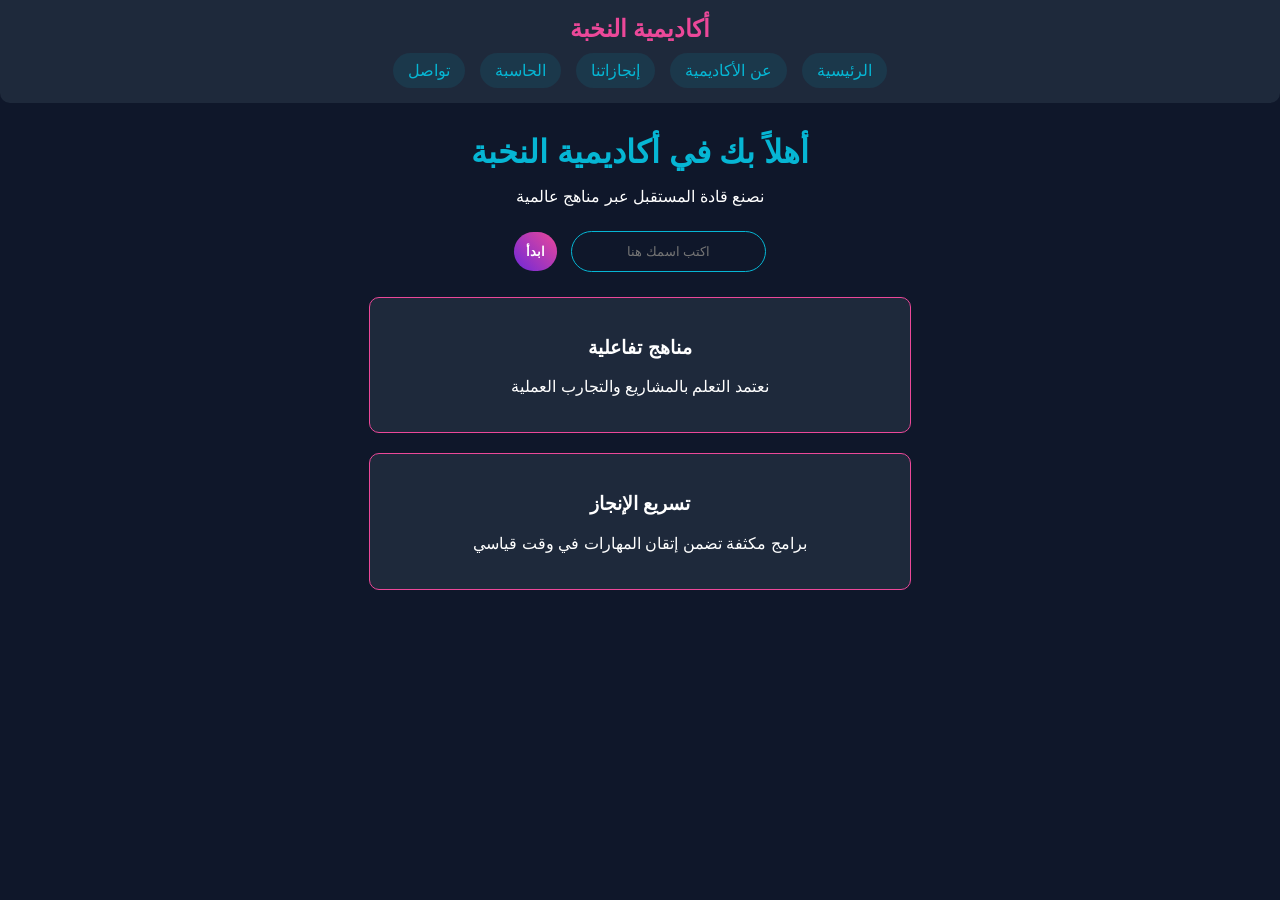
<file: index.html>
<!DOCTYPE html>
<html lang="ar" dir="rtl">
<head>
    <meta charset="UTF-8">
    <meta name="viewport" content="width=device-width, initial-scale=1.0">
    <title>أكاديمية النخبة</title>
    <style>
        body{background:#0f172a;color:#fff;font-family:Arial;text-align:center;margin:0;padding:20px}
        nav{background:#1e293b;padding:15px;margin:-20px -20px 30px;border-radius:0 0 10px 10px}
        .logo{font-size:24px;font-weight:bold;color:#ec4899}
        .nav{display:flex;justify-content:center;gap:15px;flex-wrap:wrap;margin-top:10px}
        .nav a{color:#06b6d4;text-decoration:none;padding:8px 15px;background:rgba(6,182,212,0.1);border-radius:20px}
        h1{color:#06b6d4;font-size:32px;margin:30px 0 15px}
        .card{background:#1e293b;padding:20px;margin:20px auto;max-width:500px;border-radius:10px;border:1px solid #ec4899}
        input,button{padding:12px;border-radius:25px;border:none;margin:5px}
        input{background:#0f172a;color:#fff;border:1px solid #06b6d4;text-align:center}
        button{background:linear-gradient(45deg,#6d28d9,#ec4899);color:#fff;font-weight:bold}
        #nameBox{margin:20px auto;max-width:300px}
    </style>
</head>
<body>
    <nav>
        <div class="logo">أكاديمية النخبة</div>
        <div class="nav">
            <a href="index.html">الرئيسية</a>
            <a href="about.html">عن الأكاديمية</a>
            <a href="projects.html">إنجازاتنا</a>
            <a href="calculator.html">الحاسبة</a>
            <a href="contact.html">تواصل</a>
        </div>
    </nav>
    
    <h1 id="welcome">أهلاً بك في أكاديمية النخبة</h1>
    <p id="desc">نصنع قادة المستقبل عبر مناهج عالمية</p>
    
    <div id="nameBox">
        <input type="text" id="userName" placeholder="اكتب اسمك هنا">
        <button onclick="saveName()">ابدأ</button>
    </div>
    
    <div class="card">
        <h3>مناهج تفاعلية</h3>
        <p>نعتمد التعلم بالمشاريع والتجارب العملية</p>
    </div>
    
    <div class="card">
        <h3>تسريع الإنجاز</h3>
        <p>برامج مكثفة تضمن إتقان المهارات في وقت قياسي</p>
    </div>

    <script>
        function saveName(){
            var name = document.getElementById('userName').value;
            if(name){
                localStorage.setItem('name',name);
                showName(name);
            }
        }
        function showName(name){
            document.getElementById('welcome').innerHTML = 'أهلاً ' + name + ' في أكاديمية النخبة';
            document.getElementById('desc').innerHTML = 'سعداء بانضمامك لنا يا ' + name;
            document.getElementById('nameBox').style.display = 'none';
        }
        var saved = localStorage.getItem('name');
        if(saved){ showName(saved); }
    </script>
</body>
</html>
</file>
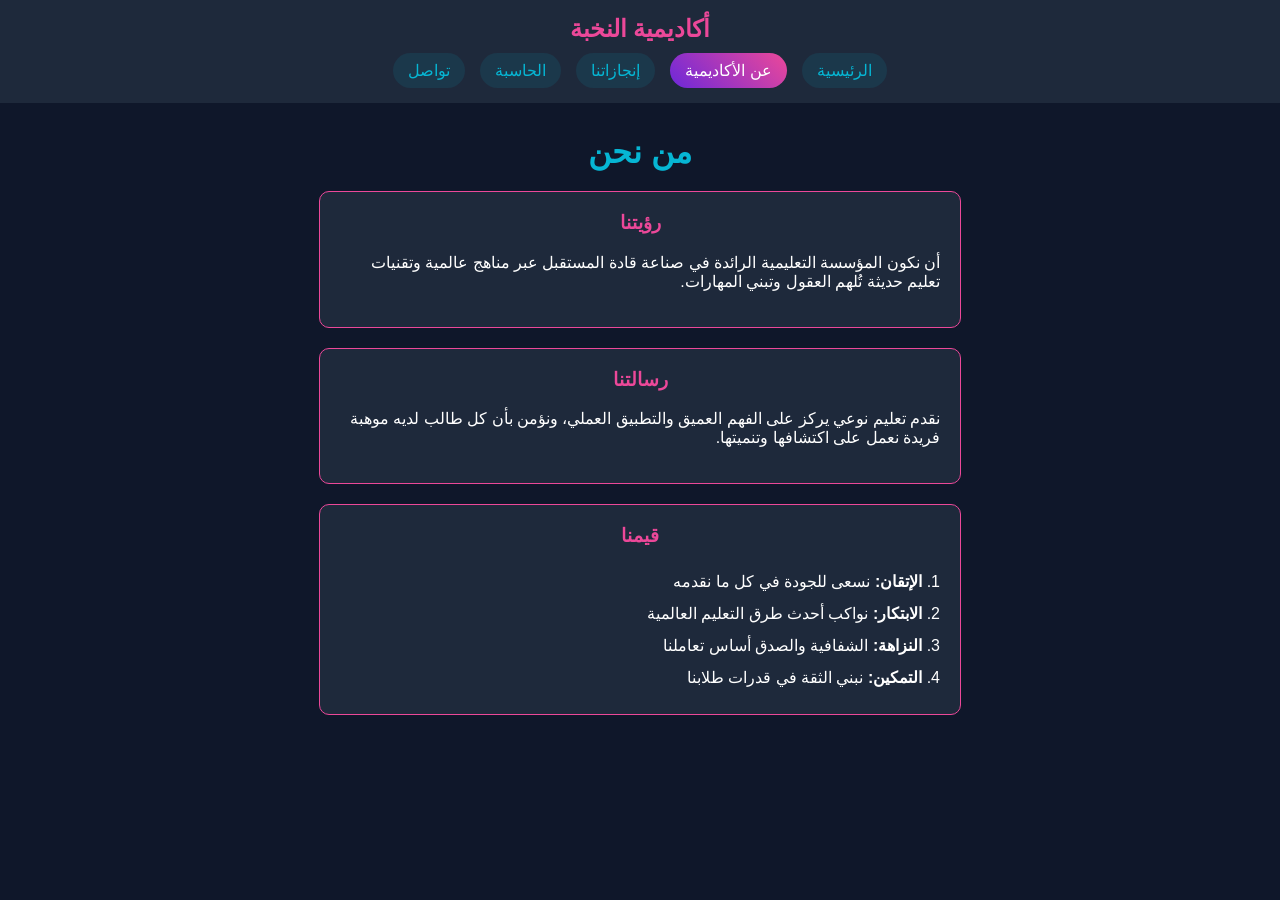
<file: about.html>
<!DOCTYPE html>
<html lang="ar" dir="rtl">
<head>
    <meta charset="UTF-8">
    <meta name="viewport" content="width=device-width, initial-scale=1.0">
    <title>عن الأكاديمية - أكاديمية النخبة</title>
    <style>
        body{background:#0f172a;color:#fff;font-family:Arial;text-align:center;margin:0;padding:0}
        nav{background:#1e293b;padding:15px;margin-bottom:30px}
        .logo{font-size:24px;font-weight:bold;color:#ec4899}
        .nav{display:flex;justify-content:center;gap:15px;flex-wrap:wrap;margin-top:10px}
        .nav a{color:#06b6d4;text-decoration:none;padding:8px 15px;background:rgba(6,182,212,0.1);border-radius:20px}
        .nav a.active{background:linear-gradient(45deg,#6d28d9,#ec4899);color:#fff}
        h1{color:#06b6d4;font-size:32px;margin:20px 0}
        .card{background:#1e293b;padding:20px;margin:20px auto;max-width:600px;border-radius:10px;border:1px solid #ec4899;text-align:right}
        .card h3{color:#ec4899;margin-top:0;text-align:center}
        .list{text-align:right;line-height:2}
    </style>
</head>
<body>
    <nav>
        <div class="logo">أكاديمية النخبة</div>
        <div class="nav">
            <a href="index.html">الرئيسية</a>
            <a href="about.html" class="active">عن الأكاديمية</a>
            <a href="projects.html">إنجازاتنا</a>
            <a href="calculator.html">الحاسبة</a>
            <a href="contact.html">تواصل</a>
        </div>
    </nav>
    
    <h1>من نحن</h1>
    
    <div class="card">
        <h3>رؤيتنا</h3>
        <p>أن نكون المؤسسة التعليمية الرائدة في صناعة قادة المستقبل عبر مناهج عالمية وتقنيات تعليم حديثة تُلهم العقول وتبني المهارات.</p>
    </div>
    
    <div class="card">
        <h3>رسالتنا</h3>
        <p>نقدم تعليم نوعي يركز على الفهم العميق والتطبيق العملي، ونؤمن بأن كل طالب لديه موهبة فريدة نعمل على اكتشافها وتنميتها.</p>
    </div>
    
    <div class="card">
        <h3>قيمنا</h3>
        <div class="list">
            1. <b>الإتقان:</b> نسعى للجودة في كل ما نقدمه<br>
            2. <b>الابتكار:</b> نواكب أحدث طرق التعليم العالمية<br>
            3. <b>النزاهة:</b> الشفافية والصدق أساس تعاملنا<br>
            4. <b>التمكين:</b> نبني الثقة في قدرات طلابنا
        </div>
    </div>
</body>
</html>
</file>
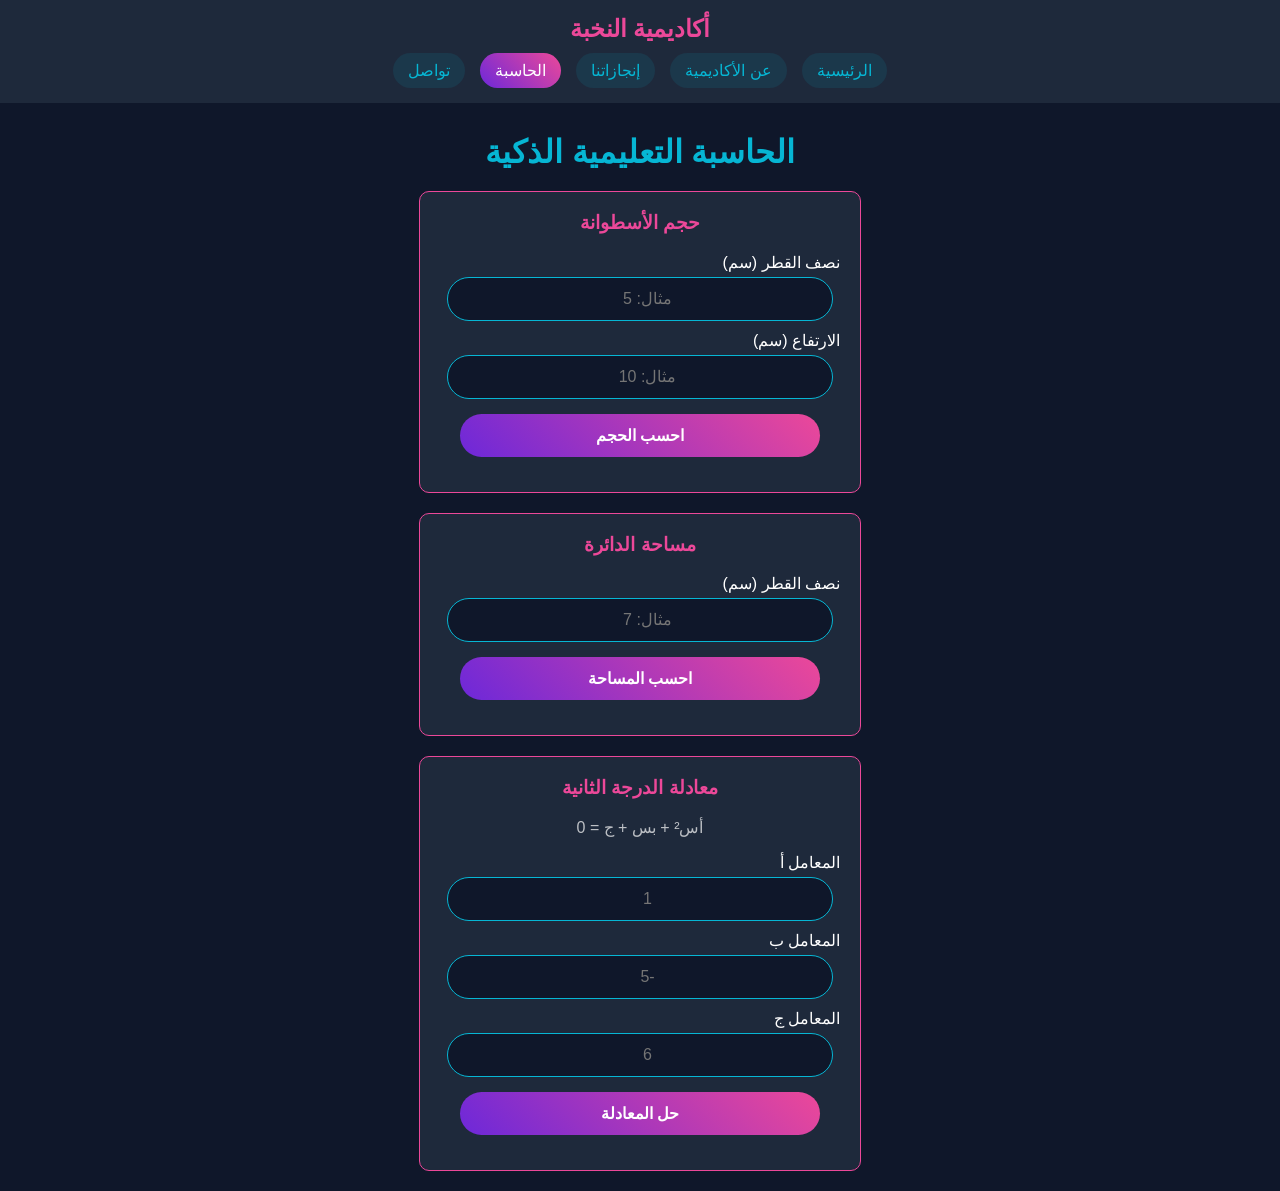
<file: calculator.html>
<!DOCTYPE html>
<html lang="ar" dir="rtl">
<head>
    <meta charset="UTF-8">
    <meta name="viewport" content="width=device-width, initial-scale=1.0">
    <title>الحاسبة الذكية - أكاديمية النخبة</title>
    <style>
        body{background:#0f172a;color:#fff;font-family:Arial;text-align:center;margin:0;padding:0}
        nav{background:#1e293b;padding:15px;margin-bottom:30px}
        .logo{font-size:24px;font-weight:bold;color:#ec4899}
        .nav{display:flex;justify-content:center;gap:15px;flex-wrap:wrap;margin-top:10px}
        .nav a{color:#06b6d4;text-decoration:none;padding:8px 15px;background:rgba(6,182,212,0.1);border-radius:20px}
        .nav a.active{background:linear-gradient(45deg,#6d28d9,#ec4899);color:#fff}
        h1{color:#06b6d4;font-size:32px;margin:20px 0}
        .card{background:#1e293b;padding:20px;margin:20px auto;max-width:400px;border-radius:10px;border:1px solid #ec4899}
        .card h3{color:#ec4899;margin-top:0}
        label{display:block;margin:10px 0 5px;text-align:right}
        input{width:90%;padding:12px;border-radius:25px;border:1px solid #06b6d4;background:#0f172a;color:#fff;text-align:center;font-size:16px}
        button{width:90%;padding:12px;border-radius:25px;border:none;margin:15px 0;background:linear-gradient(45deg,#6d28d9,#ec4899);color:#fff;font-weight:bold;font-size:16px;cursor:pointer}
        .result{margin-top:15px;padding:10px;background:rgba(6,182,212,0.1);border-radius:8px;border-right:4px solid #06b6d4;display:none;text-align:center}
    </style>
</head>
<body>
    <nav>
        <div class="logo">أكاديمية النخبة</div>
        <div class="nav">
            <a href="index.html">الرئيسية</a>
            <a href="about.html">عن الأكاديمية</a>
            <a href="projects.html">إنجازاتنا</a>
            <a href="calculator.html" class="active">الحاسبة</a>
            <a href="contact.html">تواصل</a>
        </div>
    </nav>
    
    <h1>الحاسبة التعليمية الذكية</h1>
    
    <div class="card">
        <h3>حجم الأسطوانة</h3>
        <label>نصف القطر (سم)</label>
        <input type="number" id="cylRadius" placeholder="مثال: 5">
        <label>الارتفاع (سم)</label>
        <input type="number" id="cylHeight" placeholder="مثال: 10">
        <button onclick="calcCylinder()">احسب الحجم</button>
        <div class="result" id="cylResult"></div>
    </div>
    
    <div class="card">
        <h3>مساحة الدائرة</h3>
        <label>نصف القطر (سم)</label>
        <input type="number" id="circleRadius" placeholder="مثال: 7">
        <button onclick="calcCircle()">احسب المساحة</button>
        <div class="result" id="circleResult"></div>
    </div>
    
    <div class="card">
        <h3>معادلة الدرجة الثانية</h3>
        <p style="opacity:0.7">أس² + بس + ج = 0</p>
        <label>المعامل أ</label><input type="number" id="coefA" placeholder="1">
        <label>المعامل ب</label><input type="number" id="coefB" placeholder="-5">
        <label>المعامل ج</label><input type="number" id="coefC" placeholder="6">
        <button onclick="solveQuadratic()">حل المعادلة</button>
        <div class="result" id="quadResult"></div>
    </div>

    <script>
        function calcCylinder(){
            var r = parseFloat(document.getElementById('cylRadius').value);
            var h = parseFloat(document.getElementById('cylHeight').value);
            var res = document.getElementById('cylResult');
            if(r>0 && h>0){
                var vol = Math.PI * r * r * h;
                res.innerHTML = 'الحجم = ' + vol.toFixed(2) + ' سم³';
                res.style.display = 'block';
            } else {
                res.innerHTML = 'أدخل قيم صحيحة أكبر من صفر';
                res.style.display = 'block';
            }
        }
        function calcCircle(){
            var r = parseFloat(document.getElementById('circleRadius').value);
            var res = document.getElementById('circleResult');
            if(r>0){
                var area = Math.PI * r * r;
                res.innerHTML = 'المساحة = ' + area.toFixed(2) + ' سم²';
                res.style.display = 'block';
            } else {
                res.innerHTML = 'أدخل نصف قطر صحيح';
                res.style.display = 'block';
            }
        }
        function solveQuadratic(){
            var a = parseFloat(document.getElementById('coefA').value);
            var b = parseFloat(document.getElementById('coefB').value);
            var c = parseFloat(document.getElementById('coefC').value);
            var res = document.getElementById('quadResult');
            if(!a){ res.innerHTML = 'المعامل أ لا يمكن أن يساوي صفر'; res.style.display = 'block'; return; }
            var d = b*b - 4*a*c;
            if(d>0){
                var x1 = (-b + Math.sqrt(d)) / (2*a);
                var x2 = (-b - Math.sqrt(d)) / (2*a);
                res.innerHTML = 'جذران: س₁ = ' + x1.toFixed(2) + ' ، س₂ = ' + x2.toFixed(2);
            } else if(d===0){
                var x = -b / (2*a);
                res.innerHTML = 'جذر واحد: س = ' + x.toFixed(2);
            } else {
                res.innerHTML = 'لا توجد جذور حقيقية';
            }
            res.style.display = 'block';
        }
    </script>
</body>
</html>
</file>
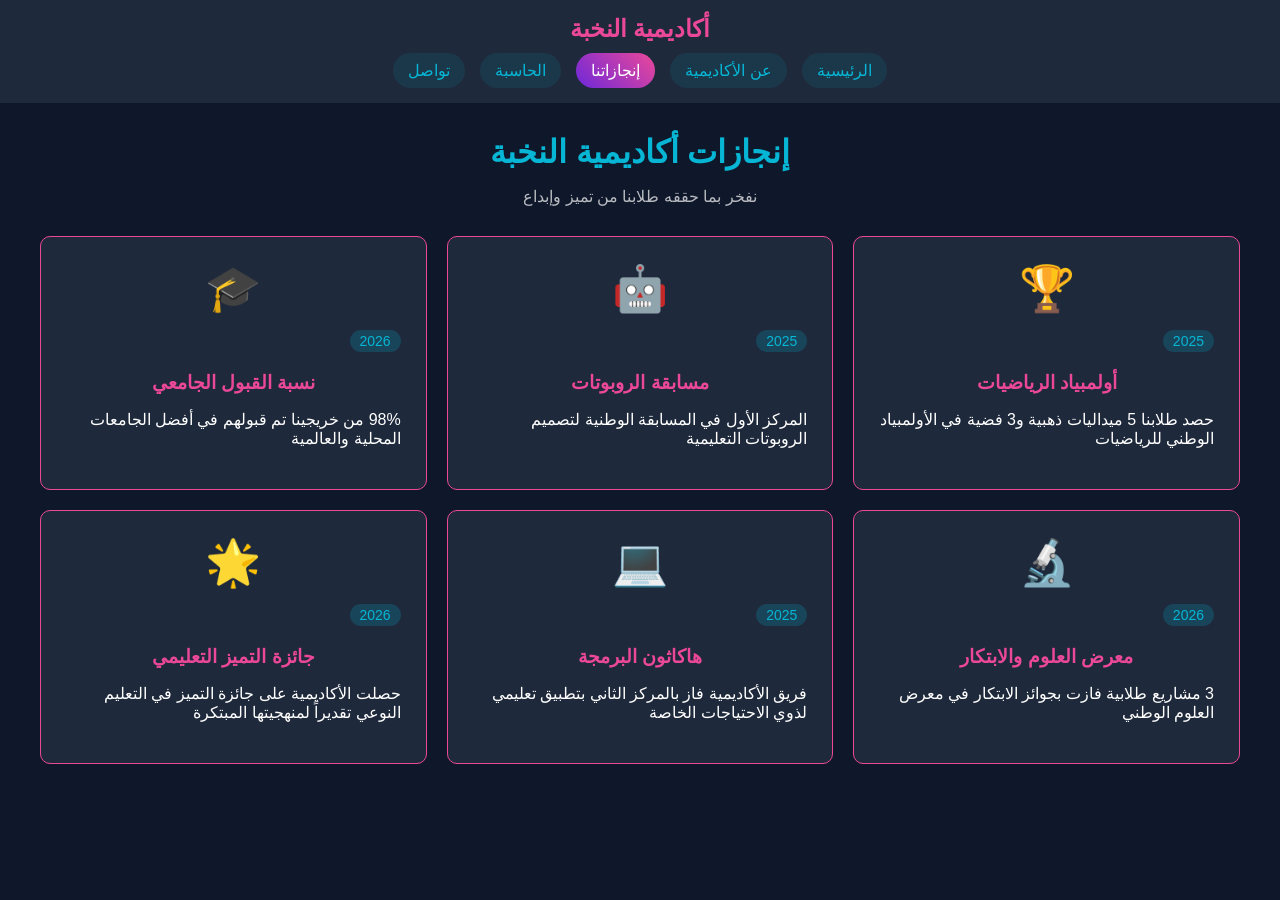
<file: projects.html>
<!DOCTYPE html>
<html lang="ar" dir="rtl">
<head>
<meta charset="UTF-8">
<meta name="viewport" content="width=device-width, initial-scale=1.0">
<title>إنجازاتنا - أكاديمية النخبة</title>
<style>
body{background:#0f172a;color:#fff;font-family:Arial;text-align:center;margin:0;padding:0}
nav{background:#1e293b;padding:15px;margin-bottom:30px}
.logo{font-size:24px;font-weight:bold;color:#ec4899}
.nav{display:flex;justify-content:center;gap:15px;flex-wrap:wrap;margin-top:10px}
.nav a{color:#06b6d4;text-decoration:none;padding:8px 15px;background:rgba(6,182,212,0.1);border-radius:20px}
.nav a.active{background:linear-gradient(45deg,#6d28d9,#ec4899);color:#fff}
h1{color:#06b6d4;font-size:32px;margin:20px 0 10px}
.subtitle{opacity:0.7;margin-bottom:30px}
.grid{display:grid;grid-template-columns:repeat(auto-fit,minmax(300px,1fr));gap:20px;padding:0 20px;max-width:1200px;margin:0 auto}
.card{background:#1e293b;padding:25px;border-radius:10px;border:1px solid #ec4899;text-align:right}
.card h3{color:#ec4899;margin:10px 0;text-align:center}
.icon{font-size:45px;color:#06b6d4;margin-bottom:15px;text-align:center}
.year{background:rgba(6,182,212,0.2);color:#06b6d4;padding:3px 10px;border-radius:15px;font-size:14px;display:inline-block;margin-bottom:10px}
</style>
</head>
<body>
<nav>
<div class="logo">أكاديمية النخبة</div>
<div class="nav">
<a href="index.html">الرئيسية</a>
<a href="about.html">عن الأكاديمية</a>
<a href="projects.html" class="active">إنجازاتنا</a>
<a href="calculator.html">الحاسبة</a>
<a href="contact.html">تواصل</a>
</div>
</nav>
<h1>إنجازات أكاديمية النخبة</h1>
<p class="subtitle">نفخر بما حققه طلابنا من تميز وإبداع</p>
<div class="grid">
<div class="card"><div class="icon">🏆</div><span class="year">2025</span><h3>أولمبياد الرياضيات</h3><p>حصد طلابنا 5 ميداليات ذهبية و3 فضية في الأولمبياد الوطني للرياضيات</p></div>
<div class="card"><div class="icon">🤖</div><span class="year">2025</span><h3>مسابقة الروبوتات</h3><p>المركز الأول في المسابقة الوطنية لتصميم الروبوتات التعليمية</p></div>
<div class="card"><div class="icon">🎓</div><span class="year">2026</span><h3>نسبة القبول الجامعي</h3><p>98% من خريجينا تم قبولهم في أفضل الجامعات المحلية والعالمية</p></div>
<div class="card"><div class="icon">🔬</div><span class="year">2026</span><h3>معرض العلوم والابتكار</h3><p>3 مشاريع طلابية فازت بجوائز الابتكار في معرض العلوم الوطني</p></div>
<div class="card"><div class="icon">💻</div><span class="year">2025</span><h3>هاكاثون البرمجة</h3><p>فريق الأكاديمية فاز بالمركز الثاني بتطبيق تعليمي لذوي الاحتياجات الخاصة</p></div>
<div class="card"><div class="icon">🌟</div><span class="year">2026</span><h3>جائزة التميز التعليمي</h3><p>حصلت الأكاديمية على جائزة التميز في التعليم النوعي تقديراً لمنهجيتها المبتكرة</p></div>
</div>
</body>
</html>
</file>
